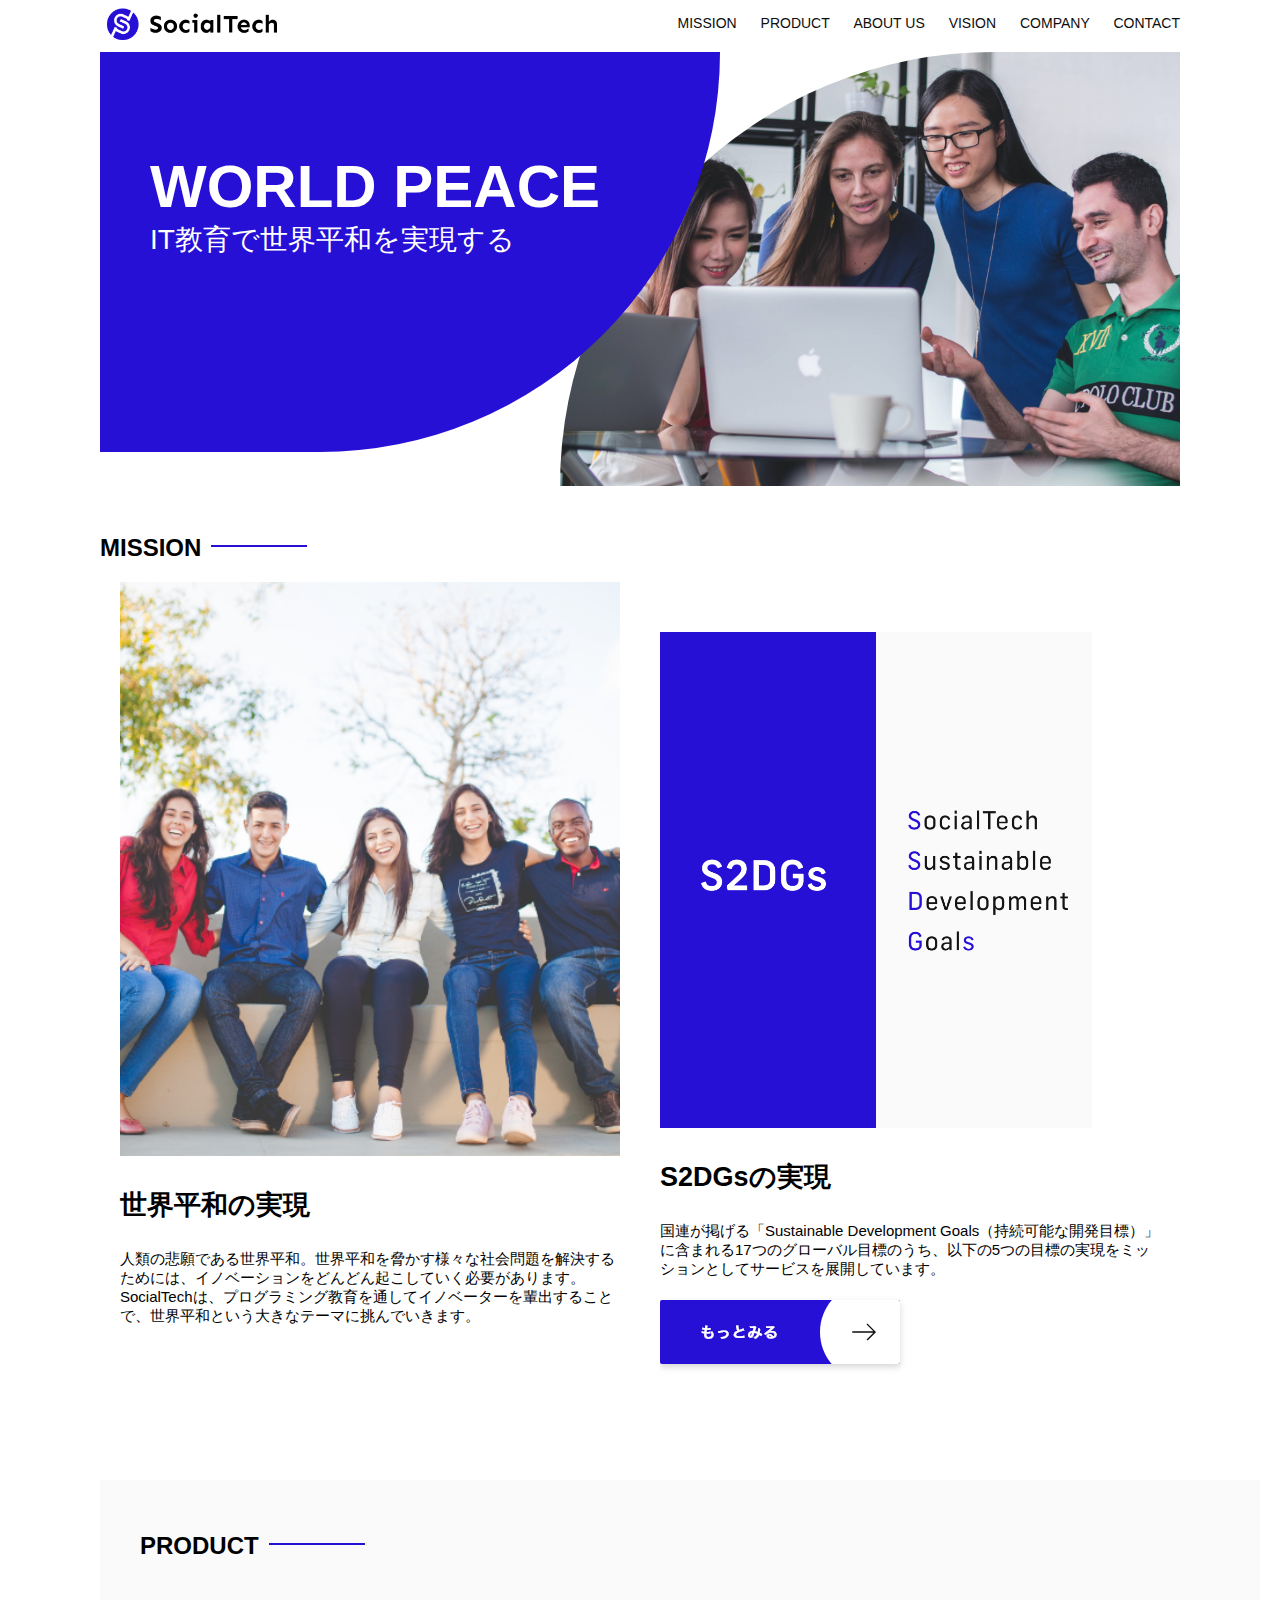
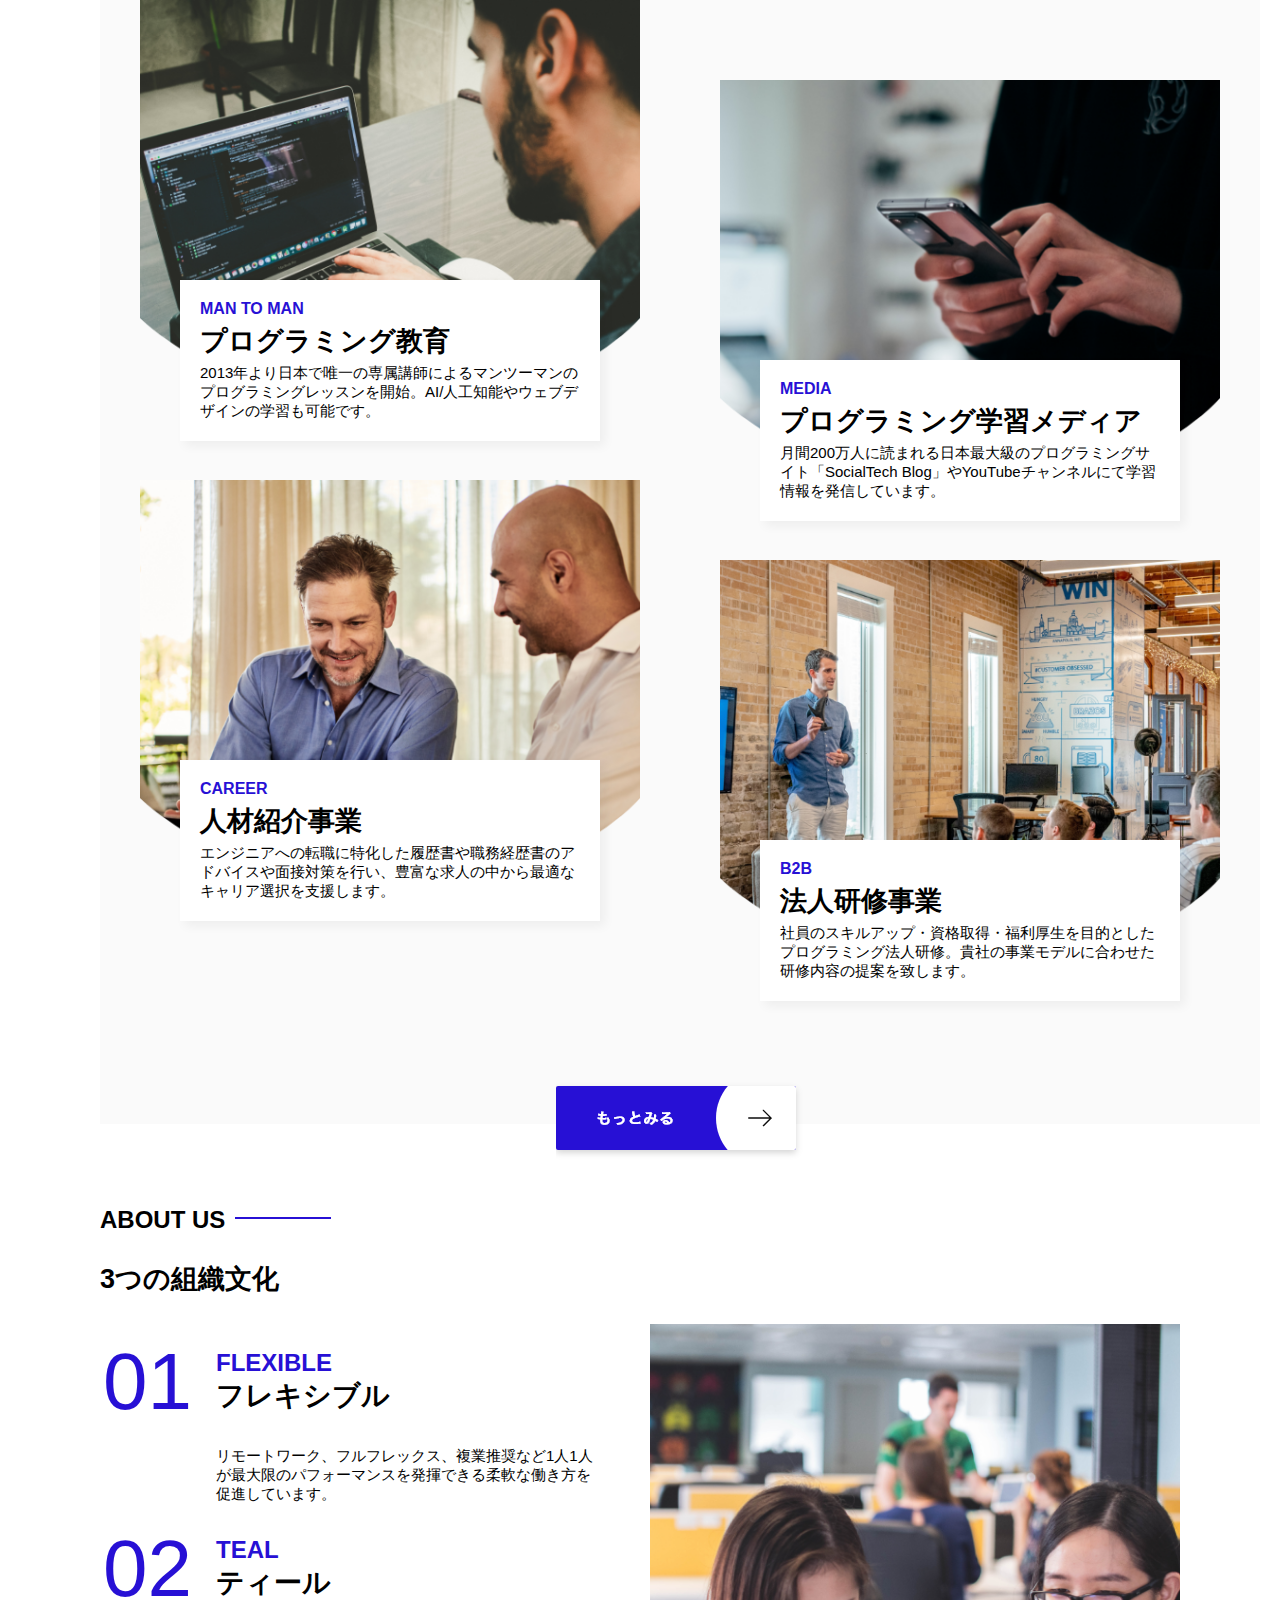
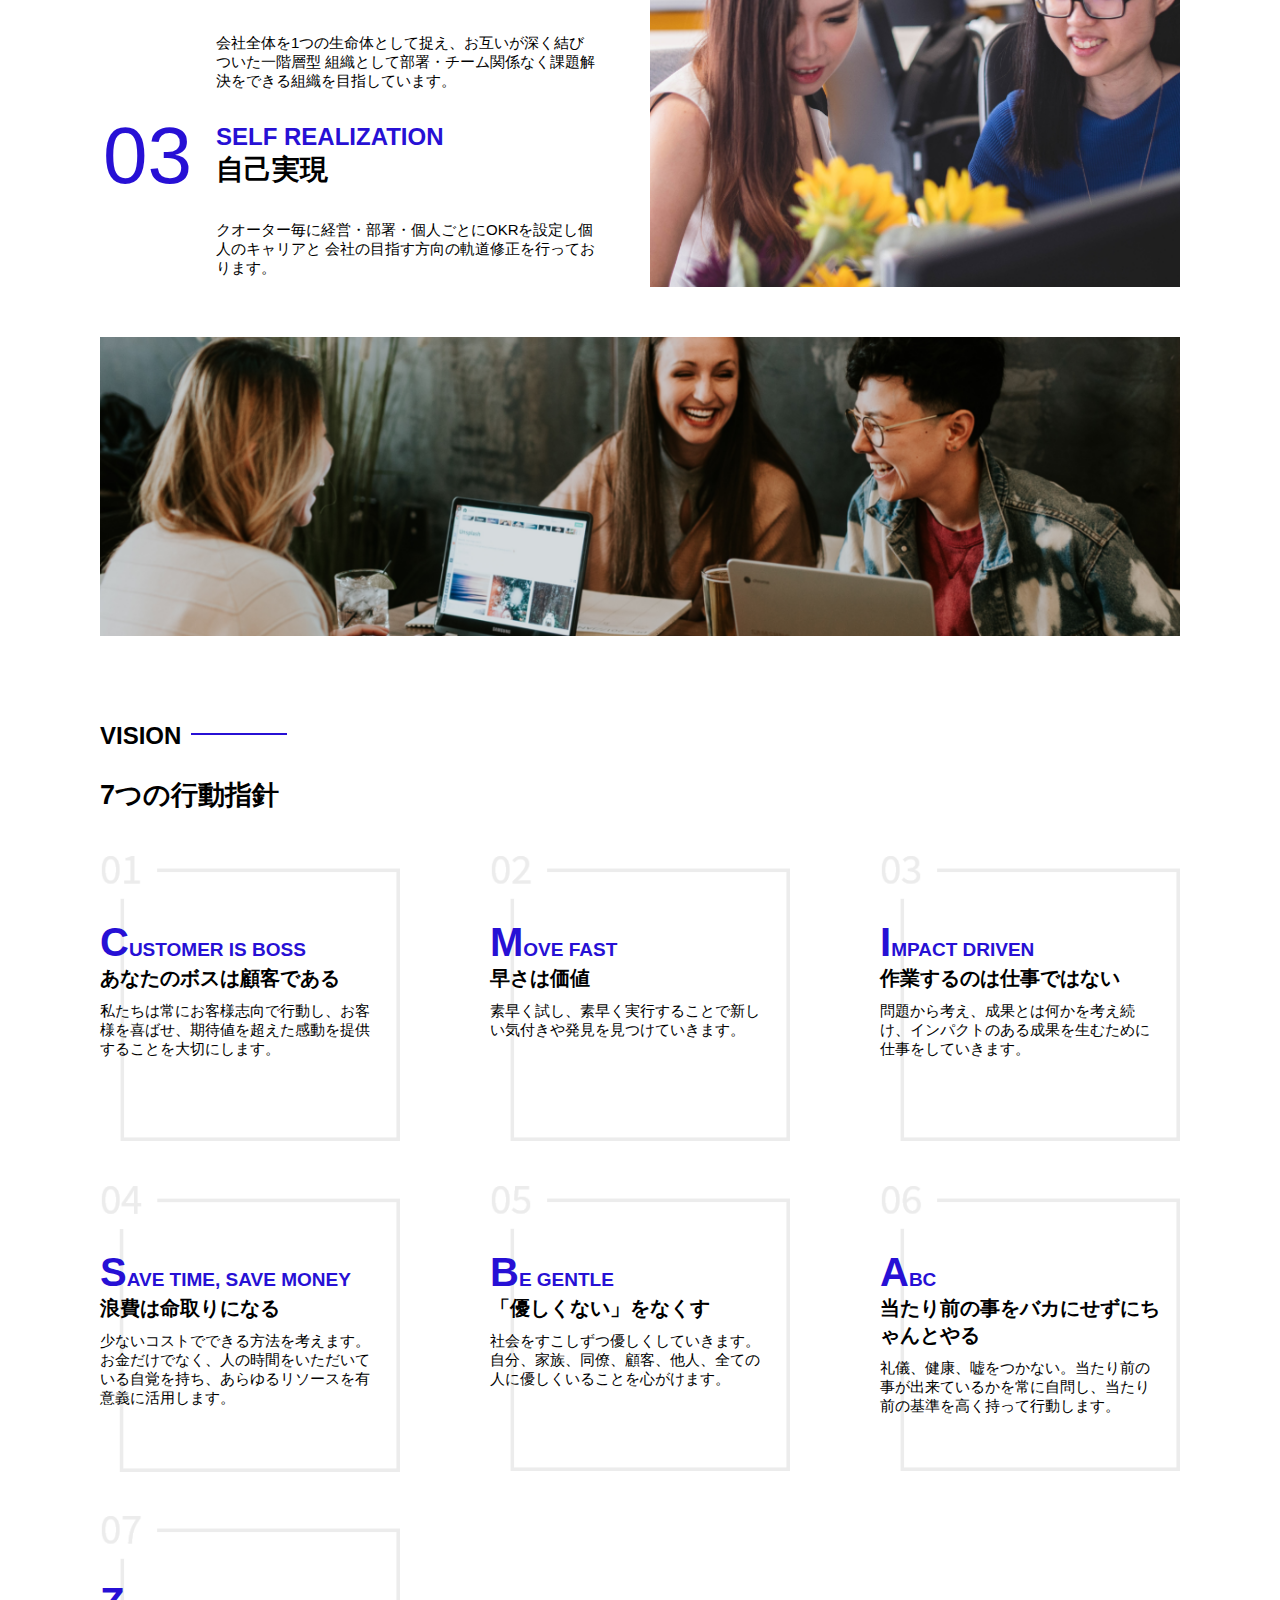
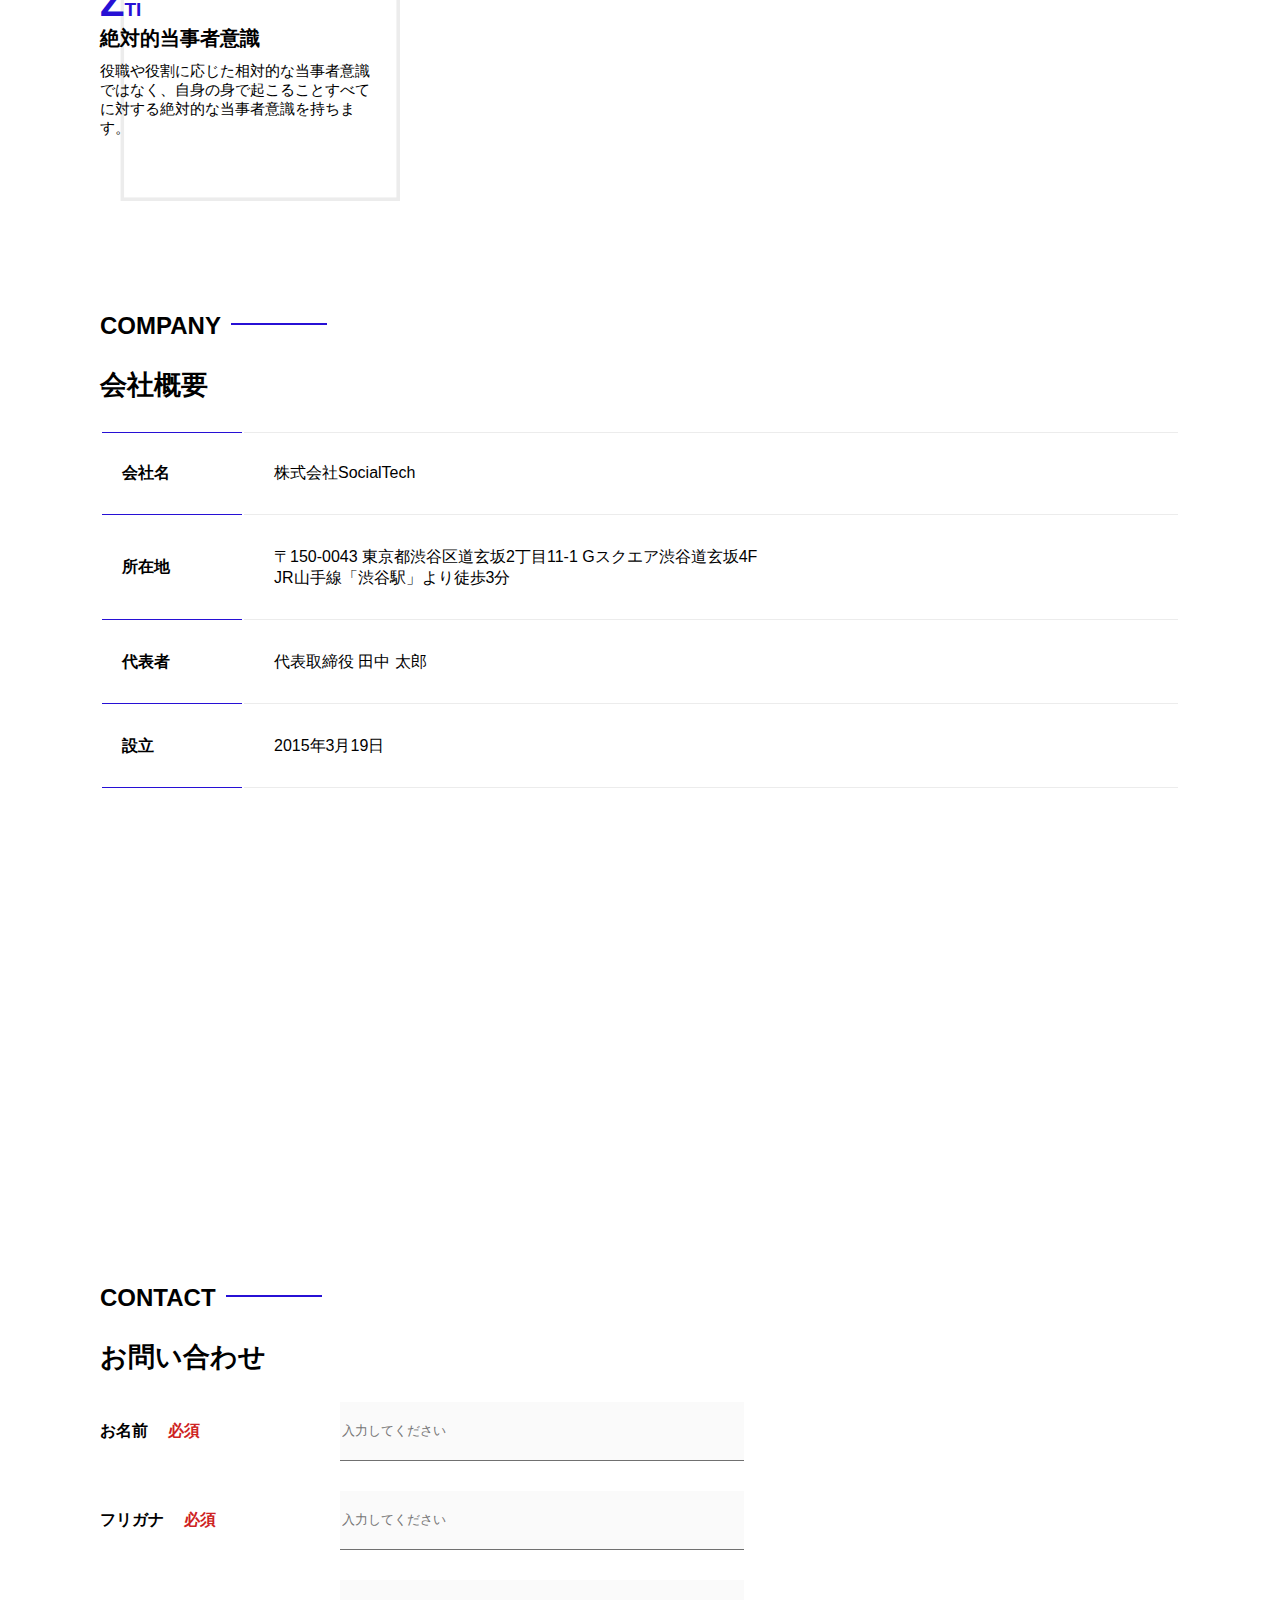
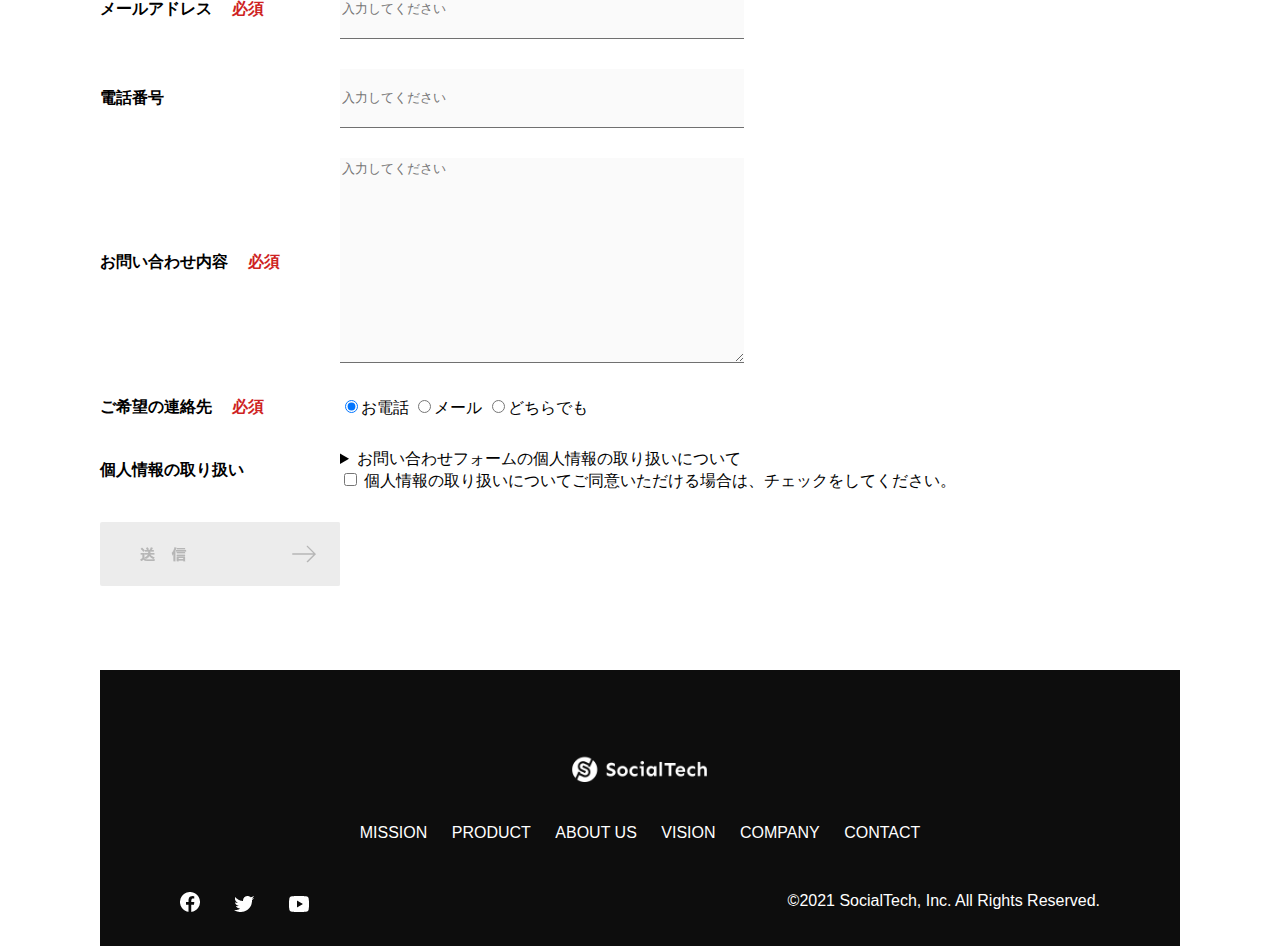
<file: index.html>
<!DOCTYPE html>
<html>
    <head>
        <title>SocialTech</title>
        <meta charset="utf-8">
        <meta name="description" content="SocialTechはEdTech業界のリーディングカンパニーを目指します。">
        <meta name="viewport" content="width=device-width, initial-scale=1.0">
        <link rel="stylesheet" href="style.css">
    </head>
    <body>
        <!-- ヘッダー -->
        <header>
            <!-- ロゴ -->
            <a href="index.html" id="logo"><img src="images/logo.png" alt="トップページに戻る"></a>

            <!-- PC用ナビゲーション -->
            <nav id="nav-pc">
                <a href="mission.html">MISSION</a>
                <a href="product.html">PRODUCT</a>
                <a href="index.html#aboutus">ABOUT US</a>
                <a href="index.html#vision">VISION</a>
                <a href="index.html#company">COMPANY</a>
                <a href="index.html#contact">CONTACT</a>
            </nav>
            <!-- スマホ用メニューボタン -->
            <img id="menu-sp" src="images/button-menu.png" alt="ナビゲーションを開く" onclick="document.getElementById('nav-sp').style.display = 'block'">
               
            <!-- スマホ用ナビゲーション -->
            <nav id="nav-sp">
                <img id="close" src="images/button-close.png" alt="ナビゲーションを閉じる" onclick="document.getElementById('nav-sp').style.display = 'none'">
                <a id="logo-sp" href="index.html" onclick="document.getElementById('nav-sp').style.display = 'none'"><img
                    src="images/logo-sp.png" alt="トップページに戻る"></a>
                <a class="menu" href="mission.html" onclick="document.getElementById('nav-sp').style.display = 'none'">MISSION</a>
                <a class="menu" href="product.html" onclick="document.getElementById('nav-sp').style.display = 'none'">PRODUCT</a>
                <a class="menu" href="index.html#aboutus" onclick="document.getElementById('nav-sp').style.display = 'none'">ABOUT
                    US</a>
                <a class="menu" href="index.html#vision"
                    onclick="document.getElementById('nav-sp').style.display = 'none'">VISION</a>
                <a class="menu" href="index.html#company"
                    onclick="document.getElementById('nav-sp').style.display = 'none'">COMPANY</a>
                <a class="menu" href="index.html#contact"
                    onclick="document.getElementById('nav-sp').style.display = 'none'">CONTACT</a>
                <div id="sns">
                    <a href="https://www.facebook.com/sejuku2013"><img src="images/button-facebook.png" alt="Facebookのリンク"></a>
                    <a href="https://twitter.com/samuraijuku"><img src="images/button-twitter.png" alt="Twitterのリンク"></a>
                    <a href="https://www.youtube.com/channel/UCCFOQO5aDK0xXam4cUQXT8g"><img src="images/button-youtube.png" alt="YouTubeのリンク"></a>
                </div>
            </nav>
        </header>
        <main>
            <article>
                <!-- メインビジュアル -->
                <section id="main-visual">
                    <div id="main-message">
                        <h1>WORLD PEACE</h1>
                        <p>IT教育で世界平和を実現する</p>
                    </div>
                    <img src="images/index/index-main.png" alt="PCの周りに集まる多国籍の仲間たち">
                </section>
                <!-- ミッション -->
                <section id="mission">
                    <h2 class="index-h2">MISSION</h2>
                    <div id="mission-flex">
                        <div>
                            <img id="mission-photo" src="images/index/index-mission.png" alt="屋外のベンチで写真を撮影する多国籍の仲間たち">
                            <h3>世界平和の実現</h3>
                            <p>人類の悲願である世界平和。世界平和を脅かす様々な社会問題を解決するためには、イノベーションをどんどん起こしていく必要があります。SocialTechは、プログラミング教育を通してイノベーターを輩出することで、世界平和という大きなテーマに挑んでいきます。</p>
                        </div>
                        <div>
                            <img id="s2dgs" src="images/index/s2dgs.png" alt="S2DGs">
                            <h3>S2DGsの実現</h3>
                            <p>国連が掲げる「Sustainable Development Goals（持続可能な開発目標）」に含まれる17つのグローバル目標のうち、以下の5つの目標の実現をミッションとしてサービスを展開しています。</p>
                            <a href="mission.html">
                                <img src="images/button-more.png" alt="もっとみる">
                            </a>
                        </div>
                    </div>
                </section>
                <!-- プロダクト -->
                <section id="product">
                    <h2 class="index-h2">PRODUCT</h2>
                    <div>
                        <div id="product-left">
                            <div>
                                <img class="product-photo" src="images/index/index-mantoman.png" alt="PCでコードを書く男性">
                                <div class="product-explain">
                                    <span>MAN TO MAN</span>
                                    <h3>プログラミング教育</h3>
                                    <p>2013年より日本で唯一の専属講師によるマンツーマンのプログラミングレッスンを開始。AI/人工知能やウェブデザインの学習も可能です。</p>
                                </div>
                            </div>
                            <div>
                                <img class="product-photo" src="images/index/index-career.png" alt="笑顔で話し合う2人の男性">
                                <div class="product-explain">
                                    <span>CAREER</span>
                                    <h3>人材紹介事業</h3>
                                    <p>エンジニアへの転職に特化した履歴書や職務経歴書のアドバイスや面接対策を行い、豊富な求人の中から最適なキャリア選択を支援します。</p>
                                </div>
                            </div>
                        </div>
                        <div id="product-right">
                            <div>
                                <img class="product-photo" src="images/index/index-media.png" alt="スマートフォンを操作する人">
                                <div class="product-explain">
                                    <span>MEDIA</span>
                                    <h3>プログラミング学習メディア</h3>
                                    <p>月間200万人に読まれる日本最大級のプログラミングサイト「SocialTech Blog」やYouTubeチャンネルにて学習情報を発信しています。</p>
                                </div>
                            </div>
                            <div>
                                <img class="product-photo" src="images/index/index-b2b.png" alt="講演中の男性とそれを聴く人々">
                                <div class="product-explain">
                                    <span>B2B</span>
                                    <h3>法人研修事業</h3>
                                    <p>社員のスキルアップ・資格取得・福利厚生を目的としたプログラミング法人研修。貴社の事業モデルに合わせた研修内容の提案を致します。</p>
                                </div>
                            </div>
                        </div>
                    </div>
                    <div>
                        <a id="product-more" href="product.html">
                            <img src="images/button-more.png" alt="もっとみる">
                        </a>
                    </div>
                </section>
                <!---ABOUT US-->
                <section id="aboutus">
                    <h2 class="index-h2">ABOUT US</h2>
                    <h3>3つの組織文化</h3>
                    <div>
                        <table class="culture-table">
                            <tr>
                                <td>
                                    <span class="culture-num">01</span>
                                </td>
                                <td>
                                    <span class="culture-en">FLEXIBLE</span>
                                    <span class="culture-jp">フレキシブル</span>
                                </td>
                            </tr>
                            <tr>
                                <td>
                                    <!--空のセル-->
                                </td>
                                <td>
                                    <p class="culture-description">
                                    リモートワーク、フルフレックス、複業推奨など1人1人が最大限のパフォーマンスを発揮できる柔軟な働き方を促進しています。
                                    </p>
                                </td>
                            </tr>
                            <tr>
                                <td>
                                    <span class="culture-num">02</span>
                                </td>
                                <td>
                                    <span class="culture-en">TEAL</span>
                                    <span class="culture-jp">ティール</span>
                                </td>
                            </tr>
                            <tr>
                                <td>
                                    <!--空のセル-->
                                 </td>
                                <td>
                                    <p class="culture-description">
                                     会社全体を1つの生命体として捉え、お互いが深く結びついた一階層型
                                    組織として部署・チーム関係なく課題解決をできる組織を目指しています。
                                    </p>
                                </td>
                            </tr>
                            <tr>
                                <td>
                                    <span class="culture-num">03</span>
                                </td>
                                <td>
                                    <span class="culture-en">SELF REALIZATION</span>
                                    <span class="culture-jp">自己実現</span>
                                </td>
                            </tr>
                            <tr>
                                 <td>
                                    <!--空のセル-->
                                </td>
                                <td>
                                    <p class="culture-description">
                                     クオーター毎に経営・部署・個人ごとにOKRを設定し個人のキャリアと
                                    会社の目指す方向の軌道修正を行っております。
                                    </p>
                                </td>
                            </tr>
                        </table>
                        <img class="culture-img" src="images/index/index-aboutus1.png" alt="笑顔で話し合う2人の女性">
                    </div>
                    <img class="culture-img2" src="images/index/index-aboutus2.png" alt="笑顔で話し合う3人の男女">
                </section>
                <!-- VISION -->
                <section id="vision">
                    <h2 class="index-h2">VISION</h2>
                    <h3>7つの行動指針</h3>
                    <div>
                        <div class="vision-box">
                            <img src="images/index/vision-01.png" alt="01">
                            <span>
                              <h4>CUSTOMER IS BOSS</h4>
                              <h5>あなたのボスは顧客である</h5>
                              <p>私たちは常にお客様志向で行動し、お客様を喜ばせ、期待値を超えた感動を提供することを大切にします。</p>
                            </span>
                        </div>
                        <div class="vision-box">
                            <img src="images/index/vision-02.png" alt="02">
                            <span>
                                <h4>MOVE FAST</h4>
                                <h5>早さは価値</h5>
                                <p>素早く試し、素早く実行することで新しい気付きや発見を見つけていきます。</p>
                            </span>
                        </div>
                        <div class="vision-box">
                            <img src="images/index/vision-03.png" alt="03">
                            <span>
                                <h4>IMPACT DRIVEN</h4>
                                <h5>作業するのは仕事ではない</h5>
                                <p>問題から考え、成果とは何かを考え続け、インパクトのある成果を生むために仕事をしていきます。</p>
                            </span>
                        </div>
                        <div class="vision-box">
                            <img src="images/index//vision-04.png" alt="04">
                            <span>
                                <h4>SAVE TIME, SAVE MONEY</h4>
                                <h5>浪費は命取りになる</h5>
                                <p>少ないコストでできる方法を考えます。お金だけでなく、人の時間をいただいている自覚を持ち、あらゆるリソースを有意義に活用します。</p>
                            </span>
                        </div>
                        <div class="vision-box">
                            <img src="images/index/vision-05.png" alt="05">
                            <span>
                                <h4>BE GENTLE</h4>
                                <h5>「優しくない」をなくす</h5>
                                <p>社会をすこしずつ優しくしていきます。自分、家族、同僚、顧客、他人、全ての人に優しくいることを心がけます。</p>
                            </span>
                        </div>
                        <div class="vision-box">
                            <img src="images/index/vision-06.png" alt="06">
                            <span>
                                <h4>ABC</h4>
                                <h5>当たり前の事をバカにせずにちゃんとやる</h5>
                                <p>礼儀、健康、嘘をつかない。当たり前の事が出来ているかを常に自問し、当たり前の基準を高く持って行動します。</p>
                            </span>
                        </div>
                        <div class="vision-box">
                            <img src="images/index/vision-07.png" alt="07">
                            <span>
                                <h4>ZTI</h4>
                                <h5>絶対的当事者意識</h5>
                                <p>役職や役割に応じた相対的な当事者意識ではなく、自身の身で起こることすべてに対する絶対的な当事者意識を持ちます。</p>
                            </span>
                        </div>
                    </div>
                </section>
                <!-- COMPANY -->
                <section id="company">
                    <h2 class="index-h2">COMPANY</h2>
                    <h3>会社概要</h3>
                    <table id="company-table">
                        <tr>
                            <th class="tableheader-first">会社名</th>
                            <td class="cell-first">株式会社SocialTech</td>
                        </tr>
                        <tr>
                            <th class="tableheader">所在地</th>
                            <td class="cell">〒150-0043 東京都渋谷区道玄坂2丁目11-1 Gスクエア渋谷道玄坂4F<br>JR山手線「渋谷駅」より徒歩3分</td>
                        </tr>
                        <tr>
                            <th class="tableheader">代表者</th>
                            <td class="cell">代表取締役 田中 太郎</td>
                        </tr>
                        <tr>
                            <th class="tableheader">設立</th>
                            <td class="cell">2015年3月19日</td>
                        </tr>
                    </table>
                    <iframe src="https://www.google.com/maps/embed?pb=!1m18!1m12!1m3!1d3241.7761314188997!2d139.69400201508307!3d35.65788688019974!2m3!1f0!2f0!3f0!3m2!1i1024!2i768!4f13.1!3m3!1m2!1s0x60188caa0042e8d1%3A0xba130bea826a7aa2!2z44CSMTUwLTAwNDMg5p2x5Lqs6YO95riL6LC35Yy66YGT546E5Z2C77yS5LiB55uu77yR77yR4oiS77yR!5e0!3m2!1sja!2sjp!4v1669369947869!5m2!1sja!2sjp" width="600" height="450" style="border:0;" allowfullscreen="" loading="lazy" referrerpolicy="no-referrer-when-downgrade"></iframe>
                </section>
                <!-- お問い合わせフォーム -->
                <section id="contact">
                    <h2 class="index-h2">CONTACT</h2>
                    <h3>お問い合わせ</h3>
                    <form action="https://api.staticforms.xyz/submit" method="post">
                        <input type="text" name="honeypot" style="display:none">
                        <!-- STATIC FORMSのアクセスキー -->
                        <input type="hidden" name="accessKey" value="2ac35a53-d11a-4640-9294-416392264b89">
                        <!-- メールのタイトル -->
                        <input type="hidden" name="subject" value="お問い合わせフォーム" />
                        <!-- 送信先のメールアドレスをvalueに設定する -->
                        <input type="hidden" name="replyTo" value="manapak0615@gmail.com">
                        <!-- redirectToのURLは公開後のURLへリンクする -->
                        <input type="hidden" name="redirectTo" value="">
                        <div>
                            <div class="contact-heading">
                                <label class="contact-label">お名前<span class="contact-span">必須</span></label>
                            </div>
                            <div class="contact-form">
                                <input type="text" name="name" placeholder="入力してください" class="contact-textbox">
                            </div>
                        </div>
                        <div>
                            <div class="contact-heading">
                                <label class="contact-label">フリガナ<span class="contact-span">必須</span></label>
                            </div>
                            <div>
                                <input type="text" name="hurigana" placeholder="入力してください" class="contact-textbox">
                            </div>
                        </div>
                        <div>
                            <div class="contact-heading">
                                <label class="contact-label">メールアドレス<span class="contact-span">必須</span></label>
                            </div>
                            <div>
                                <input type="text" name="email" placeholder="入力してください" class="contact-textbox">
                            </div>
                        </div>
                        <div>
                            <div class="contact-heading">
                                <label class="contact-label">電話番号</label>
                            </div>
                            <div>
                                <input type="text" name="tel" placeholder="入力してください" class="contact-textbox">
                            </div>
                        </div>
                        <div>
                            <div class="contact-heading">
                                <label class="contact-label">お問い合わせ内容<span class="contact-span">必須</span></label>
                            </div>
                            <div>
                                <textarea class="contact-textarea" placeholder="入力してください" name="message"></textarea>
                            </div>
                        </div>
                        <div>
                            <div class="contact-heading">
                                <label class="contact-label">ご希望の連絡先<span class="contact-span">必須</span></label>
                            </div>
                            <div>
                                <input class="radiobutton" type="radio" value="tel" name="contact" checked><label>お電話</label>
                                <input class="radiobutton" type="radio" value="mail" name="contact"><label>メール</label>
                                <input class="radiobutton" type="radio" value="both" name="contact"><label>どちらでも</label>
                            </div>
                        </div>
                        <div>
                            <div class="contact-heading">
                                <label class="contact-label">個人情報の取り扱い</label>
                            </div>
                            <div>
                                <details>
                                    <summary>お問い合わせフォームの個人情報の取り扱いについて</summary>
                                    <div>
                                        <span>１．組織の名称又は氏名</span><br>
                                            株式会社SocialTech<br><br>
                                        <span>２．個人情報保護管理者（若しくはその代理人）の氏名又は職名、所属及び連絡先
                                            鈴木 一郎 コーポレート部</span><br>
                                            メールアドレス：support@socialtech.net<br>
                                            TEL：03-xxxx-xxxx<br>
                                        <span>３．個人情報の利用目的</span><br>
                                            ・本サービス及び本サービスに関連する情報の提供又はそれらに関する連絡のため<br>
                                            ・ユーザーの本人確認のため<br>
                                            ・当社サービスのご案内のため<br>
                                           ・当社の商品等の広告または宣伝（電子メールによるものを含むものとします。）<br><br>
                                        <span>４．個人情報の取り扱い業務の委託</span><br>
                                            個人情報の取扱業務の全部または一部を外部に業務委託する場合があります。<br>
                                           その際、弊社は、個人情報を適切に保護できる管理体制を敷き実行していることを条件として<br>
                                            委託先を厳選したうえで、機密保持契約を委託先と締結し、お客様の個人情報を厳密に管理させます。<br><br>
                                        <span>５．個人情報の開示等の請求</span><br>
                                            お客様は、弊社に対してご自身の個人情報の開示等（利用目的の通知、開示、内容の訂正・追加・削除、利用の停止または消去、第三者への提供の停止）に関して、当社問合わせ窓口に申し出ることができます。<br>
                                           その際、弊社はお客様ご本人を確認させていただいたうえで、合理的な期間内に対応いたします。<br><br>
                                            なお、個人情報に関する弊社問合わせ先は、次の通りです。<br><br>
                                           株式会社SocialTech　個人情報問合せ窓口<br>
                                            〒150-0043　東京都渋谷区道玄坂2丁目11-1 Ｇスクエア渋谷道玄坂 4F<br>
                                           メールアドレス：support@socialtech.net　TEL：03-xxxx-xxxx<br><br>
                                        <span>６．個人情報を提供されることの任意性について</span><br><br>
                                            お客様がご自身の個人情報を弊社に提供されるか否かは、お客様のご判断によりますが、もしご提供されない場合には、適切なサービスが提供できない場合がありますので予めご了承ください。
                                    </div>
                                </details>
                                <input type="checkbox" name="agree">
                                <span>個人情報の取り扱いについてご同意いただける場合は、チェックをしてください。</span>
                            </div>
                        </div>
                        <input type="image" value="Submit" src="images/button-submit.png" alt="送信する">
                    </form>
                </section>
            </article>
            <footer>
                <div id="footer-logo">
                    <img src="images/logo-sp.png" alt="SocialTech">
                </div>
                <div id="footer-link">
                    <a href="mission.html">MISSION</a>
                    <a href="product.html">PRODUCT</a>
                    <a href="index.html#aboutus">ABOUT US</a>
                    <a href="index.html#vision">VISION</a>
                    <a href="index.html#company">COMPANY</a>
                    <a href="index.html#contact">CONTACT</a>
                </div>
                <div id="sns-footer">
                    <a href="https://www.facebook.com/sejuku2013"><img src="images/button-facebook.png" alt="Facebookのリンク"></a>
                    <a href="https://twitter.com/samuraijuku"><img src="images/button-twitter.png" alt="Twitterのリンク"></a>
                    <a href="https://www.youtube.com/channel/UCCFOQO5aDK0xXam4cUQXT8g"><img src="images/button-youtube.png" alt="YouTubeのリンク"></a>
                    <span id="copyright">&copy;2021 SocialTech, Inc. All Rights Reserved. </span>
                </div>
            </footer>
        </main>
    </body>
</html>
</file>
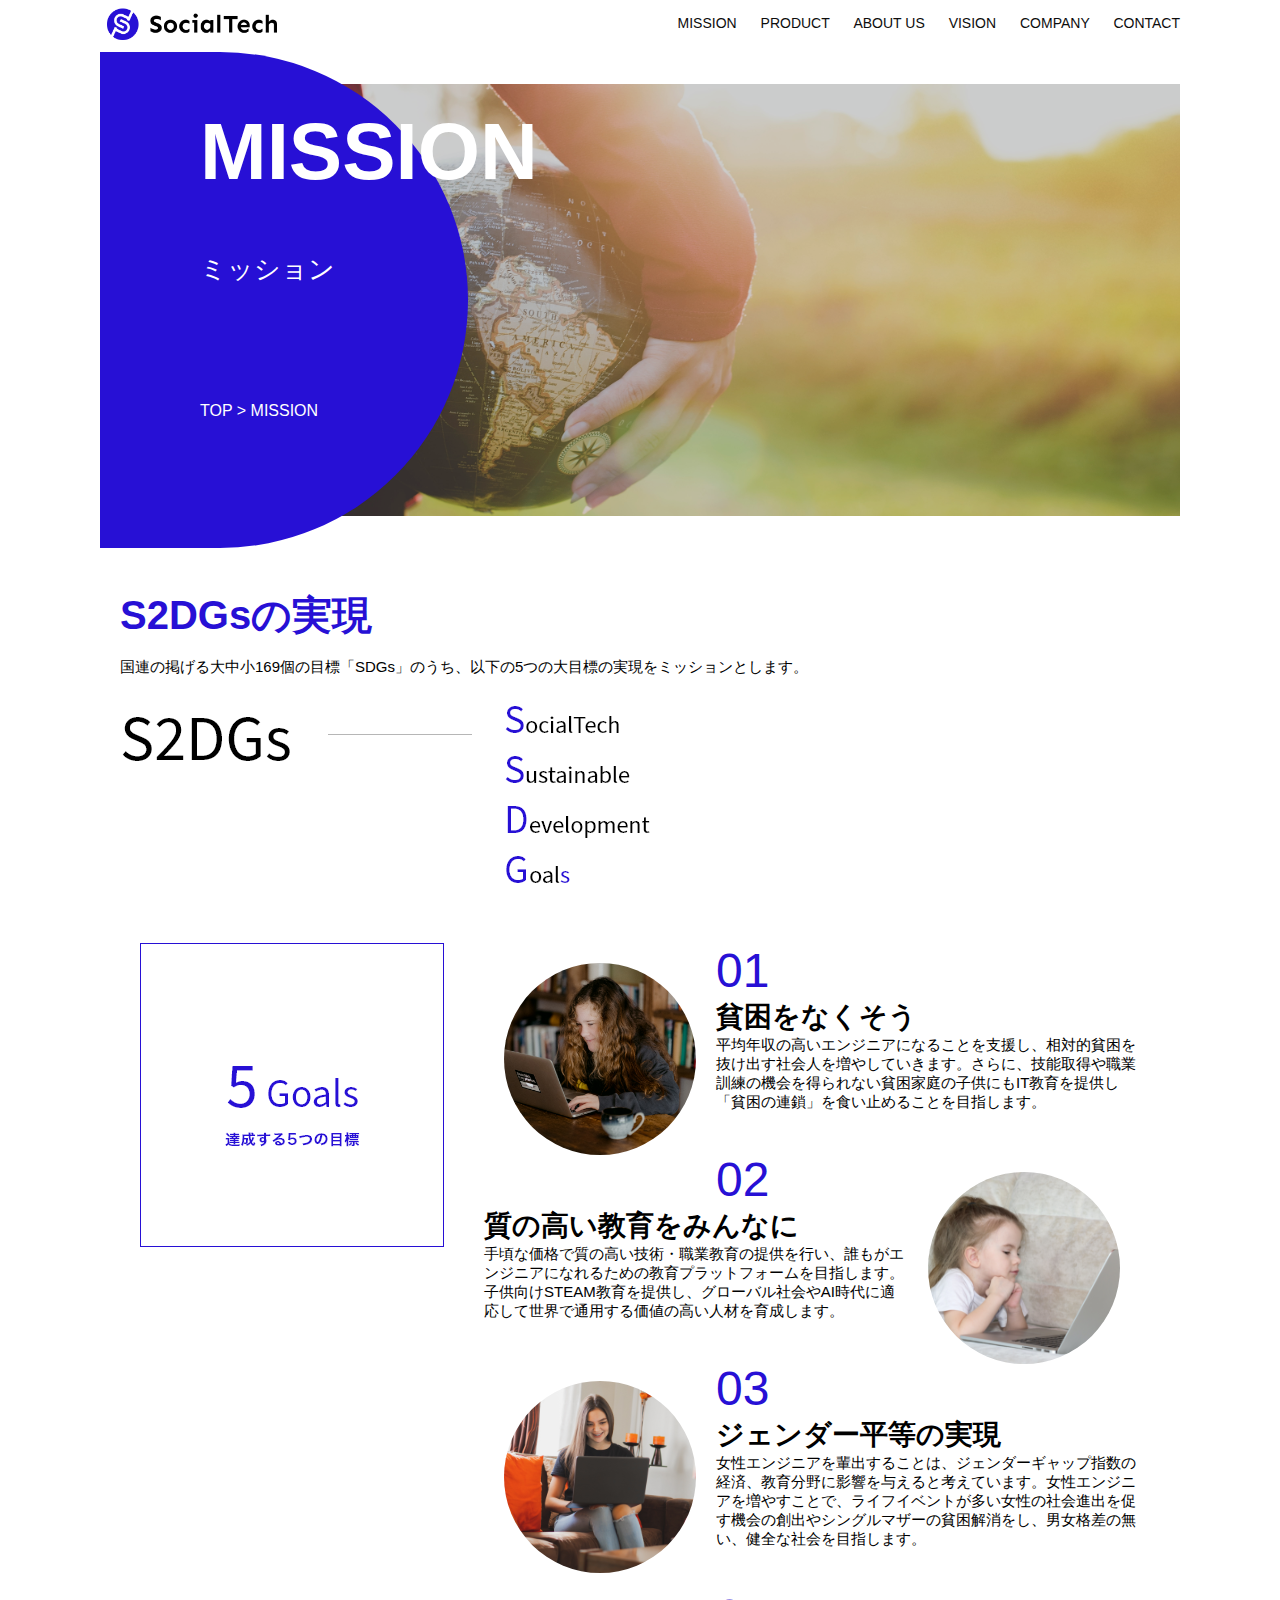
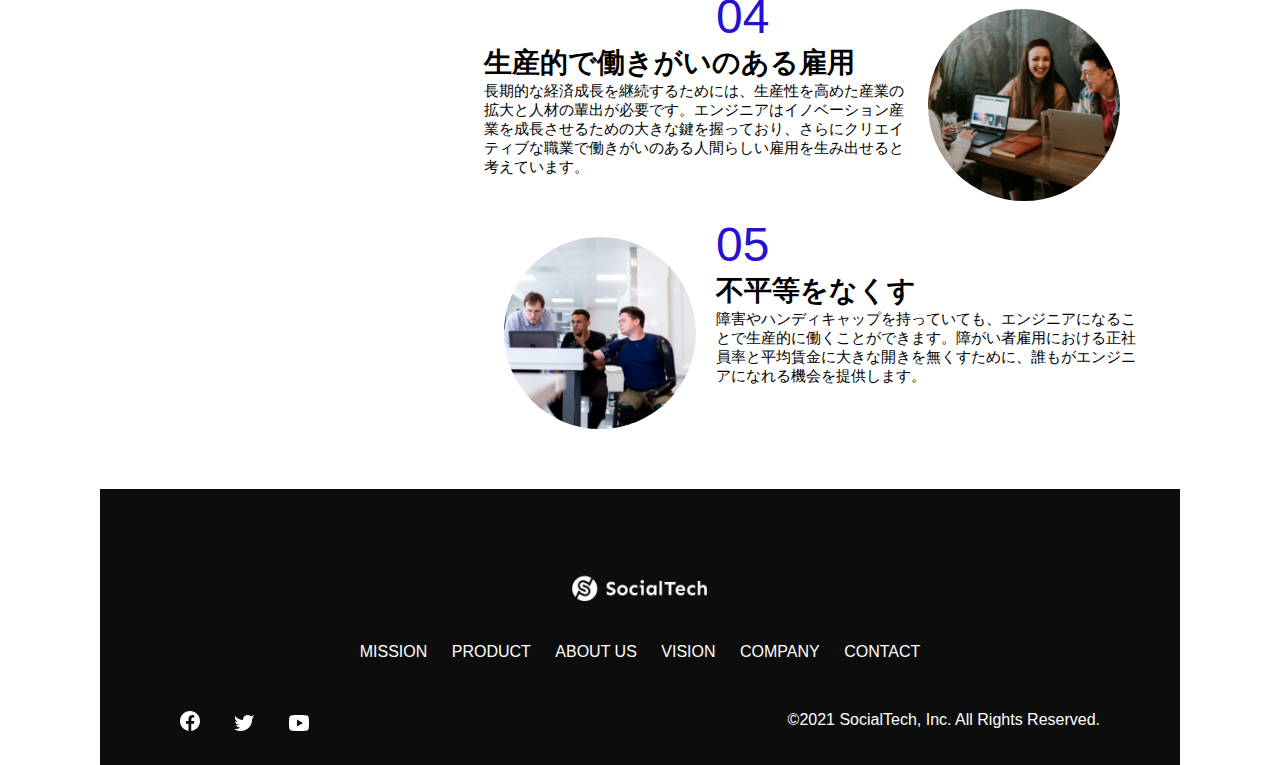
<file: mission.html>
<!DOCTYPE html>
<html>
    <head>
        <title>SocialTech-MISSION ミッション-</title>
        <meta charset="utf-8">
        <meta name="description" content="SocialTechが目指す5つの目標（S2DGs）を紹介します">
        <meta name="viewport" content="width=device-width, initial-scale=1.0">
        <link rel="stylesheet" href="style.css">
    </head>

    <body>
        <!-- ヘッダー -->
        <header>
            <!-- ロゴ -->
            <a href="index.html" id="logo"><img src="images/logo.png" alt="トップページに戻る"></a>

            <!-- PC用ナビゲーション -->
            <nav id="nav-pc">
                <a href="mission.html">MISSION</a>
                <a href="product.html">PRODUCT</a>
                <a href="index.html#aboutus">ABOUT US</a>
                <a href="index.html#vision">VISION</a>
                <a href="index.html#company">COMPANY</a>
                <a href="index.html#contact">CONTACT</a>
            </nav>

            <!-- スマホ用メニューボタン -->
            <img id="menu-sp" src="images/button-menu.png" alt="ナビゲーションを開く" onclick="document.getElementById('nav-sp').style.display = 'block'">

            <!-- スマホ用ナビゲーション -->
            <nav id="nav-sp">
                <img id="close" src="images/button-close.png" alt="ナビゲーションを閉じる" onclick="document.getElementById('nav-sp').style.display = 'none'">
                <a id="logo-sp" href="index.html" onclick="document.getElementById('nav-sp').style.display = 'none'">
                <img src="images/logo-sp.png" alt="トップページに戻る"></a>
                <a class="menu" href="mission.html" onclick="document.getElementById('nav-sp').style.display = 'none'">MISSION</a>
                <a class="menu" href="product.html" onclick="document.getElementById('nav-sp').style.display = 'none'">PRODUCT</a>
                <a class="menu" href="index.html#aboutus" onclick="document.getElementById('nav-sp').style.display = 'none'">ABOUT US</a>
                <a class="menu" href="index.html#vision" onclick="document.getElementById('nav-sp').style.display = 'none'">VISION</a>
                <a class="menu" href="index.html#company" onclick="document.getElementById('nav-sp').style.display = 'none'">COMPANY</a>
                <a class="menu" href="index.html#contact" onclick="document.getElementById('nav-sp').style.display = 'none'">CONTACT</a>
                <div id="sns">
                    <a href="https://www.facebook.com/sejuku2013"><img src="images/button-facebook.png" alt="Facebookのリンク"></a>
                    <a href="https://twitter.com/samuraijuku"><img src="images/button-twitter.png" alt="Twitterのリンク"></a>
                    <a href="https://www.youtube.com/channel/UCCFOQO5aDK0xXam4cUQXT8g"><img src="images/button-youtube.png" alt="YouTubeのリンク"></a>
                </div>
            </nav>
        </header>
        <main>
            <article>
                <section id="mission-main">
                    <div id="mission-title">
                        <h1>MISSION</h1>
                        <span>ミッション</span>
                        <div>TOP > MISSION</div>
                    </div>
                </section>
                <section id="mission-s2dgs">
                    <h2 class="mission-h2">S2DGsの実現</h2>
                    <p>国連の掲げる大中小169個の目標「SDGs」のうち、以下の5つの大目標の実現をミッションとします。</p>
                    <img src="images/mission/mission-s2dgs.png" alt="S2DGs">
                </section>
                <section id="mission-5goals">
                    <div>
                        <img id="s2dgs-image" src="images/mission/mission-5goals.png" alt="5Goals">
                    </div>
                    <div>
                    <div>
                        <img class="fivegoals-image-left" src="images/mission/mission-5goals01.png" alt="PCを操作する女の子">
                        <span class="fivegoals-number">01</span>
                        <h3 class="fivegoals-h3">貧困をなくそう</h3>
                        <p class="fivegoals-p">
                            平均年収の高いエンジニアになることを支援し、相対的貧困を抜け出す社会人を増やしていきます。さらに、技能取得や職業訓練の機会を得られない貧困家庭の子供にもIT教育を提供し「貧困の連鎖」を食い止めることを目指します。
                        </p>
                    </div>
            
                    <div>
                        <img class="fivegoals-image-right" src="images/mission/mission-5goals02.png" alt="PCを見つめる小さい女の子">
                        <span class="fivegoals-number">02</span>
                        <h3 class="fivegoals-h3">質の高い教育をみんなに</h3>
                        <p class="fivegoals-p">
                            手頃な価格で質の高い技術・職業教育の提供を行い、誰もがエンジニアになれるための教育プラットフォームを目指します。子供向けSTEAM教育を提供し、グローバル社会やAI時代に適応して世界で通用する価値の高い人材を育成します。
                        </p>
                    </div>
                    <div>
                        <img class="fivegoals-image-left" src="images/mission/mission-5goals03.png" alt="PCを操作する女性">
                        <span class="fivegoals-number">03</span>
                        <h3 class="fivegoals-h3">ジェンダー平等の実現</h3>
                        <p class="fivegoals-p">
                            女性エンジニアを輩出することは、ジェンダーギャップ指数の経済、教育分野に影響を与えると考えています。女性エンジニアを増やすことで、ライフイベントが多い女性の社会進出を促す機会の創出やシングルマザーの貧困解消をし、男女格差の無い、健全な社会を目指します。
                        </p>
                    </div>
            
                    <div>
                        <img class="fivegoals-image-right" src="images/mission/mission-5goals04.png" alt="笑顔で話し合う3人の男女">
                        <span class="fivegoals-number">04</span>
                        <h3 class="fivegoals-h3">生産的で働きがいのある雇用</h3>
                        <p class="fivegoals-p">
                            長期的な経済成長を継続するためには、生産性を高めた産業の拡大と人材の輩出が必要です。エンジニアはイノベーション産業を成長させるための大きな鍵を握っており、さらにクリエイティブな職業で働きがいのある人間らしい雇用を生み出せると考えています。
                        </p>
                    </div>
            
                    <div>
                        <img class="fivegoals-image-left" src="images/mission/mission-5goals05.png" alt="障害を持つ男性が生き生きと働く様子">
                        <span class="fivegoals-number">05</span>
                        <h3 class="fivegoals-h3">不平等をなくす</h3>
                        <p class="fivegoals-p">
                            障害やハンディキャップを持っていても、エンジニアになることで生産的に働くことができます。障がい者雇用における正社員率と平均賃金に大きな開きを無くすために、誰もがエンジニアになれる機会を提供します。
                        </p>
                    </div>
                  </div>
                </section>
            </article>
            <footer>
                <div id="footer-logo">
                    <img src="images/logo-sp.png" alt="SocialTech">
                </div>
                <div id="footer-link">
                    <a href="mission.html">MISSION</a>
                    <a href="product.html">PRODUCT</a>
                    <a href="index.html#aboutus">ABOUT US</a>
                    <a href="index.html#vision">VISION</a>
                    <a href="index.html#company">COMPANY</a>
                    <a href="index.html#contact">CONTACT</a>
                </div>
                <div id="sns-footer">
                    <a href="https://www.facebook.com/sejuku2013"><img src="images/button-facebook.png" alt="Facebookのリンク"></a>
                    <a href="https://twitter.com/samuraijuku"><img src="images/button-twitter.png" alt="Twitterのリンク"></a>
                    <a href="https://www.youtube.com/channel/UCCFOQO5aDK0xXam4cUQXT8g"><img src="images/button-youtube.png" alt="YouTubeのリンク"></a>
                    <span id="copyright">&copy;2021 SocialTech, Inc. All Rights Reserved. </span>
                </div>
            </footer>
        </main>
    </body>
</html>
</file>
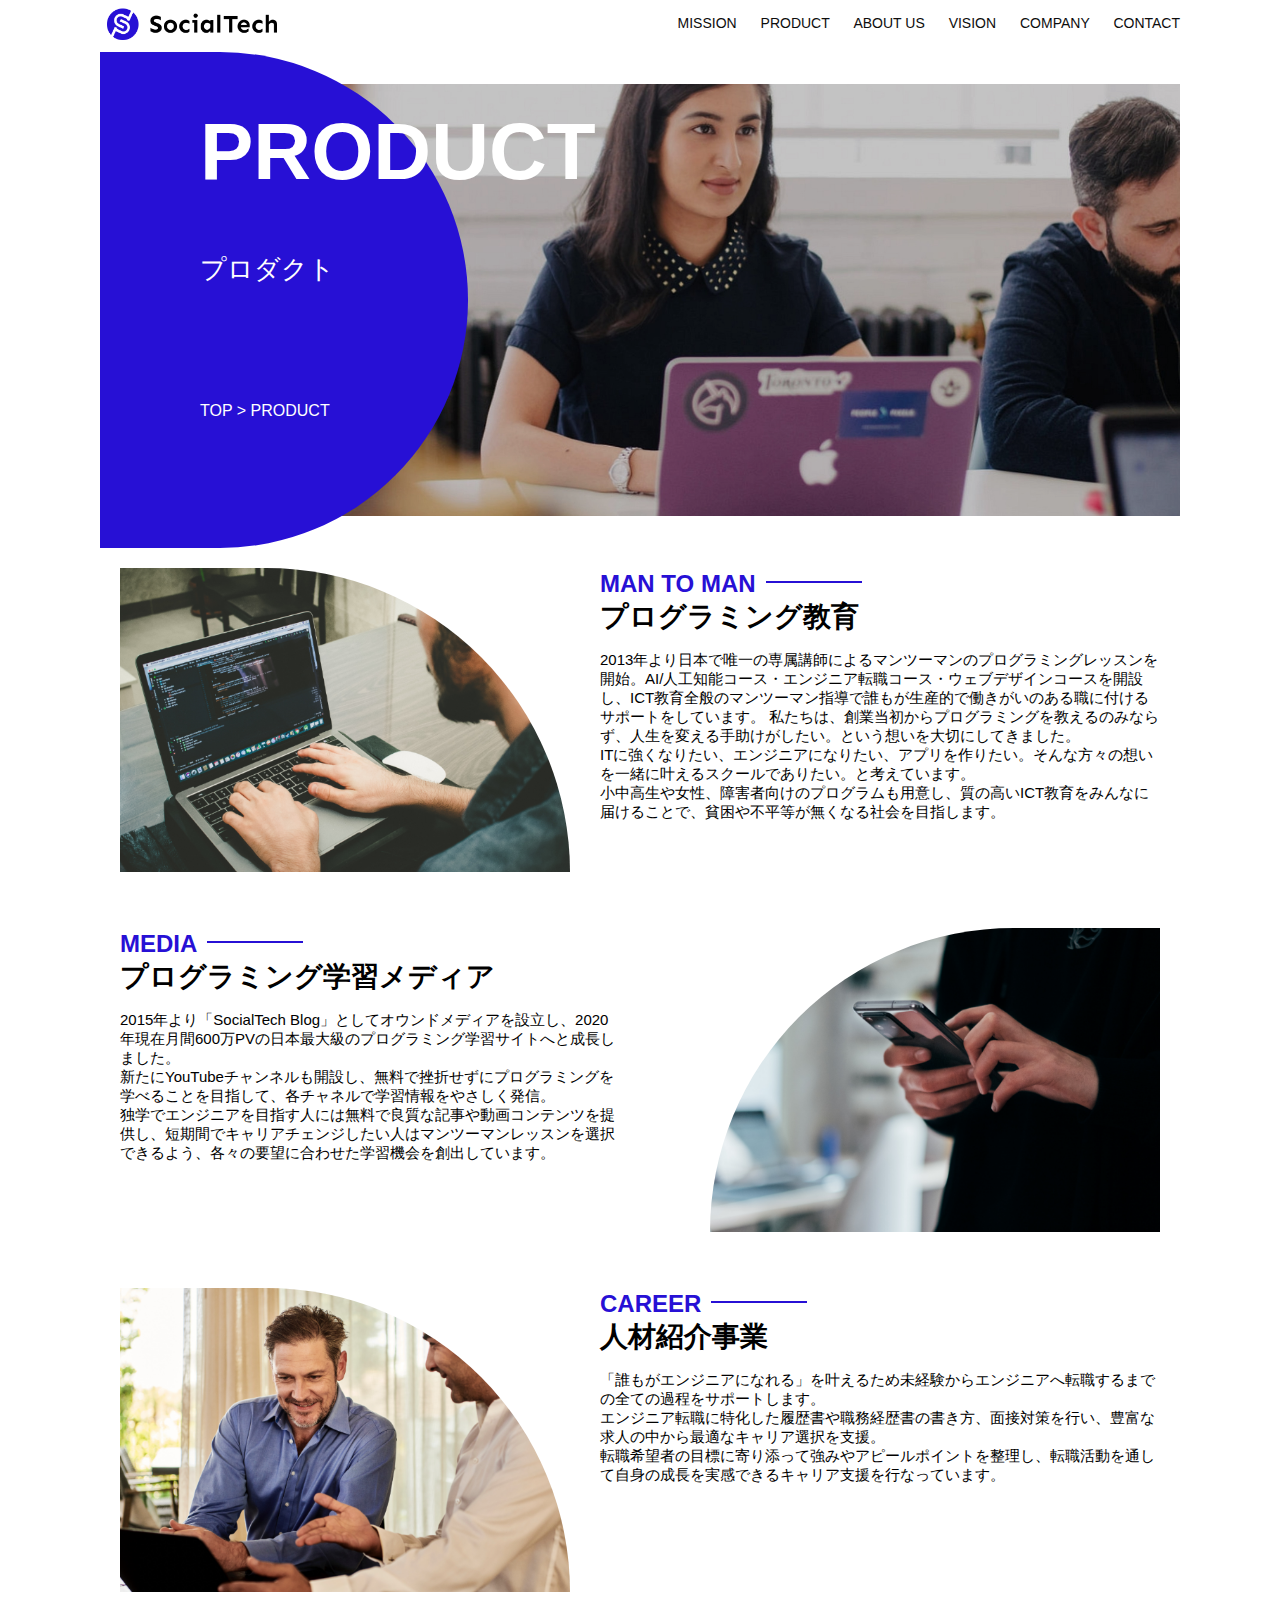
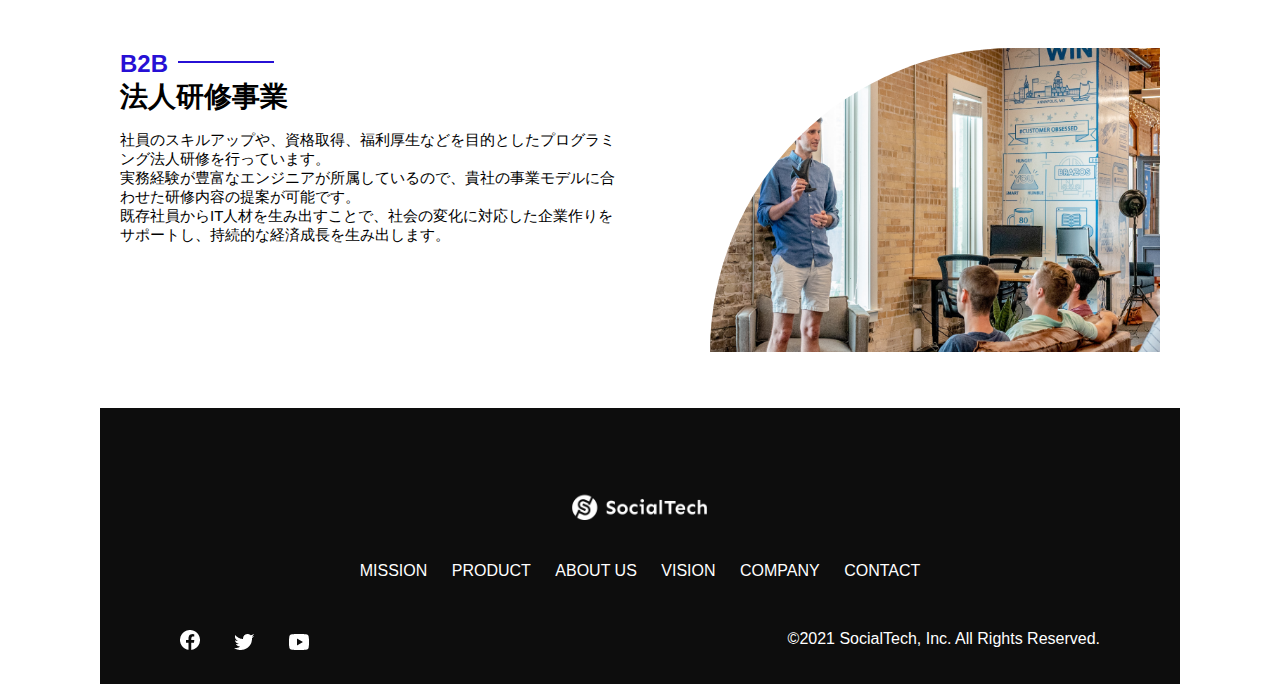
<file: product.html>
<!DOCTYPE html>
<html>
    <head>
        <title>SocialTech -PRODUCT プロダクト-</title>
        <meta charset="utf-8">
        <meta name="description" content="SocialTechの4つのプロダクトを紹介します">
        <meta name="viewport" content="width=device-width, initial-scale=1.0">
        <link rel="stylesheet" href="style.css">
    </head>

    <body>
        <!-- ヘッダー -->
        <header>
            <!-- ロゴ -->
            <a href="index.html" id="logo"><img src="images/logo.png" alt="トップページに戻る"></a>

            <!-- PC用ナビゲーション -->
            <nav id="nav-pc">
                <a href="mission.html">MISSION</a>
                <a href="product.html">PRODUCT</a>
                <a href="index.html#aboutus">ABOUT US</a>
                <a href="index.html#vision">VISION</a>
                <a href="index.html#company">COMPANY</a>
                <a href="index.html#contact">CONTACT</a>
            </nav>

           <!-- スマホ用メニューボタン -->
           <img id="menu-sp" src="images/button-menu.png" alt="ナビゲーションを開く" onclick="document.getElementById('nav-sp').style.display = 'block'">
               
           <!-- スマホ用ナビゲーション -->
           <nav id="nav-sp">
               <img id="close" src="images/button-close.png" alt="ナビゲーションを閉じる" onclick="document.getElementById('nav-sp').style.display = 'none'">
               <a id="logo-sp" href="index.html" onclick="document.getElementById('nav-sp').style.display = 'none'"><img
                   src="images/logo-sp.png" alt="トップページに戻る"></a>
               <a class="menu" href="mission.html" onclick="document.getElementById('nav-sp').style.display = 'none'">MISSION</a>
               <a class="menu" href="product.html" onclick="document.getElementById('nav-sp').style.display = 'none'">PRODUCT</a>
               <a class="menu" href="index.html#aboutus" onclick="document.getElementById('nav-sp').style.display = 'none'">ABOUT
                   US</a>
               <a class="menu" href="index.html#vision"
                   onclick="document.getElementById('nav-sp').style.display = 'none'">VISION</a>
               <a class="menu" href="index.html#company"
                   onclick="document.getElementById('nav-sp').style.display = 'none'">COMPANY</a>
               <a class="menu" href="index.html#contact"
                   onclick="document.getElementById('nav-sp').style.display = 'none'">CONTACT</a>
               <div id="sns">
                   <a href="https://www.facebook.com/sejuku2013"><img src="images/button-facebook.png" alt="Facebookのリンク"></a>
                   <a href="https://twitter.com/samuraijuku"><img src="images/button-twitter.png" alt="Twitterのリンク"></a>
                   <a href="https://www.youtube.com/channel/UCCFOQO5aDK0xXam4cUQXT8g"><img src="images/button-youtube.png" alt="YouTubeのリンク"></a>
               </div>
           </nav>
       </header>
       <main>
            <article>
                <section id="product-main">
                    <div id="product-title">
                        <h1>PRODUCT</h1>
                        <span>プロダクト</span>
                        <div>TOP > PRODUCT</div>
                    </div>
                </section>
                <section class="product-section1">
                    <img src="images/product/product-mantoman.png" alt="PCでコードを書く男性">
                    <div>
                        <h2 class="product-h2">MAN TO MAN</h2>
                        <h3 class="product-h3">プログラミング教育</h3>
                        <p>
                            2013年より日本で唯一の専属講師によるマンツーマンのプログラミングレッスンを開始。AI/人工知能コース・エンジニア転職コース・ウェブデザインコースを開設し、ICT教育全般のマンツーマン指導で誰もが生産的で働きがいのある職に付けるサポートをしています。
                            私たちは、創業当初からプログラミングを教えるのみならず、人生を変える手助けがしたい。という想いを大切にしてきました。<br>ITに強くなりたい、エンジニアになりたい、アプリを作りたい。そんな方々の想いを一緒に叶えるスクールでありたい。と考えています。<br>小中高生や女性、障害者向けのプログラムも用意し、質の高いICT教育をみんなに届けることで、貧困や不平等が無くなる社会を目指します。
                        </p>
                    </div>
                </section>
                <section class="product-section2">
                    <div>
                        <h2 class="product-h2">MEDIA</h2>
                        <h3 class="product-h3">プログラミング学習メディア</h3>
                        <p>2015年より「SocialTech
                            Blog」としてオウンドメディアを設立し、2020年現在月間600万PVの日本最大級のプログラミング学習サイトへと成長しました。<br>新たにYouTubeチャンネルも開設し、無料で挫折せずにプログラミングを学べることを目指して、各チャネルで学習情報をやさしく発信。<br>独学でエンジニアを目指す人には無料で良質な記事や動画コンテンツを提供し、短期間でキャリアチェンジしたい人はマンツーマンレッスンを選択できるよう、各々の要望に合わせた学習機会を創出しています。
                        </p>
                    </div>
                    <img src="images/product/product-media.png" alt="スマートフォンを操作する人">
                </section>
                <section class="product-section1">
                    <img src="images/product/product-career.png" alt="笑顔で話し合う2人の男性">
                    <div>
                        <h2 class="product-h2">CAREER</h2>
                        <h3 class="product-h3">人材紹介事業</h3>
                        <p>
                            「誰もがエンジニアになれる」を叶えるため未経験からエンジニアへ転職するまでの全ての過程をサポートします。<br>エンジニア転職に特化した履歴書や職務経歴書の書き方、面接対策を行い、豊富な求人の中から最適なキャリア選択を支援。<br>転職希望者の目標に寄り添って強みやアピールポイントを整理し、転職活動を通して自身の成長を実感できるキャリア支援を行なっています。<br>
                        </p>
                    </div>
                </section>
                <section class="product-section2">
                    <div>
                        <h2 class="product-h2">B2B</h2>
                        <h3 class="product-h3">法人研修事業</h3>
                        <p>
                            社員のスキルアップや、資格取得、福利厚生などを目的としたプログラミング法人研修を行っています。<br>実務経験が豊富なエンジニアが所属しているので、貴社の事業モデルに合わせた研修内容の提案が可能です。<br>既存社員からIT人材を生み出すことで、社会の変化に対応した企業作りをサポートし、持続的な経済成長を生み出します。
                        </p>
                    </div>
                    <img src="images/product/product-b2b.png" alt="講演中の男性とそれを聴く人々">
                </section>
            </article>
            <footer>
                <div id="footer-logo">
                    <img src="images/logo-sp.png" alt="SocialTech">
                </div>
                <div id="footer-link">
                    <a href="mission.html">MISSION</a>
                    <a href="product.html">PRODUCT</a>
                    <a href="index.html#aboutus">ABOUT US</a>
                    <a href="index.html#vision">VISION</a>
                    <a href="index.html#company">COMPANY</a>
                    <a href="index.html#contact">CONTACT</a>
                </div>
                <div id="sns-footer">
                    <a href="https://www.facebook.com/sejuku2013"><img src="images/button-facebook.png" alt="Facebookのリンク"></a>
                    <a href="https://twitter.com/samuraijuku"><img src="images/button-twitter.png" alt="Twitterのリンク"></a>
                    <a href="https://www.youtube.com/channel/UCCFOQO5aDK0xXam4cUQXT8g"><img src="images/button-youtube.png" alt="YouTubeのリンク"></a>
                    <span id="copyright">&copy;2021 SocialTech, Inc. All Rights Reserved. </span>
                </div>
            </footer>    
       </main>
    </body>

</html>
</file>
<file: style.css>
/* PC、スマホ共通スタイル */
body {
   font-family: "Source Sans Pro", "Hiragino Kaku Gothic ProN", Meiryo, Arial, sans-serif;
}

p {
   font-size: 15px;
}

/* ==============
PC用のスタイル
================ */
@media screen and (min-width: 768px) {
/* 横幅設定 */
body {
   max-width: 1080px;
   min-width: 960px;
   margin: 0 auto 0 auto;
}

/* ヘッダー */
header {
   display: flex;
   justify-content: space-between;
}

/* ナビゲーションのレイアウト */
#nav-pc {
   text-align: right;
   font-size: 14px;
   padding-top: 15px;
}
 
/* ナビゲーションのリンクの装飾設定 */
#nav-pc > a {
   text-decoration: none;
   margin-left: 20px;
}
#nav-pc > a:link {
   color: #0d0d0d;
}
#nav-pc > a:visited {
   color: #0d0d0d;
}
#nav-pc > a:hover {
   color: #0d0d0d;
   text-decoration: underline;
}
#nav-pc > a:active {
   color: #0d0d0d;
}

/* スマホ用ナビを非表示 */
#nav-sp,
#menu-sp {
   display: none;
}

/* メインビジュアル*/
#main-visual {
   position: relative;
   height: 400px;
}  

#main-message {
   position: absolute;
   top: 0;
   left: 0;
   background-color: #2710d5;
   color: #ffffff;
   border-radius: 0 0 476px 0;
   max-width: 620px;
   height: 100%;
   width: 100%;
   z-index: 11;
}

#main-message > h1 {
   font-size: 60px;
   font-weight: bold;
   margin: 100px 0 0 50px;
}
 #main-message > p { 
   font-size: 28px;
   margin: 0 0 0 50px;
}

#main-visual > img {
   max-width: 620px;
   border-radius: 476px 0 0 0;
   position: absolute;
   top: 0;
   right: 0;
   z-index: 10;
}

/* 見出し */
h2 {
   margin: 40px 0 0 0;
}
 
h2::after {
   content: url("images/line.png");
   margin-left: 10px;
}
 
h3 {
   font-size: 27px;
}

/* ミッション */
#mission {
   margin: 80px auto 80px auto;
   width: 100%;
}
 
#mission-flex {
   width: 100%;
   display: flex;
}

#mission-flex > div {
   width: 50%;
   margin: 20px;
}
 
#mission-photo {
   width: 100%;
}
 
#s2dgs {
   margin-top: 50px;
}

/* プロダクト */
#product {
   background-color: #fafafa;
   width: 100%;
   margin: 80px 0 80px 0;
   padding: 10px 40px 0px 40px;
}
 
/* 外枠 */
#product > div {
   margin-top: 40px;
   display: flex;
}
 
/* 左のカラム */
#product-left {
   width: 50%;
   margin-right: 20px;
}
 
/* 右のカラム */
#product-right {
   width: 50%;
   margin-left: 20px;
   margin-top: 80px;
}
 
/* 画像＋説明の枠 */
#product-left > div {
   position: relative;
   height: 480px;
   margin-right: 20px;
}
#product-right > div {
   position: relative;
   height: 480px;
   margin-left: 20px;
}

/* 画像 */
.product-photo {
   width: 100%;
}

/* 説明文の枠 */
.product-explain {
   background-color: #ffffff;
   position: absolute;
   left: 0;
   top: 280px;
   margin: 0 40px 0 40px;
   padding: 20px;
   box-shadow: 5px 5px 10px rgba(0, 0, 0, 0.05);
}
 
 /* 説明文の英語 */
 .product-explain > span {
   color: #2710d5;
   font-weight: bold;
   font-size: 16px;
   margin: 0;
 }
 
/* 説明文の見出し */
.product-explain > h3 {
   margin: 5px 0 5px 0;
}
 
/* 説明文 */
.product-explain > p {
   margin: 0;
}
 
/* 「もっとみる」ボタン */
#product-more {
   margin: 0 auto -42px auto;
}

/* ABOUT US */
#aboutus {
   margin: 80px auto 80px auto;
}
 
/* 3つの組織文化と画像を入れる枠 */
#aboutus > div {
   display: flex;
}

/* 画像 */
.culture-img {
   width: 100%;
   align-self: flex-start;
}
 
.culture-img2 {
   margin-top: 50px;
   width: 100%;
}

/* 3つの組織文化の表 */
.culture-table {
   max-width: 500px;
   margin-right: 50px;
}

/* 番号 */
.culture-num {
   font-size: 80px;
   color: #2710d5;
   margin: 0 20px 0 0;
}
 
/* 組織文化英語 */
.culture-en {
   color: #2710d5;
   font-weight: bold;
   font-size: 24px;
   display: block;
}
 
/* 組織文化日本語 */
.culture-jp {
   font-size: 28px;
   font-weight: bold;
}
 
/* 説明文 */
.culture-description {
   margin: 0;
}

/* ビジョン */
#vision {
   margin: 80px auto 80px auto;
}
 
/* セクション内の外枠 */
#vision > div {
   width: 100%;
   display: flex;
   justify-content: space-between;
   flex-wrap: wrap;
}
 
/* 7つの行動指針の枠 */
.vision-box {
   width: 300px;
   height: 300px;
   margin-bottom: 30px;
   position: relative;
}

.vision-box > img {
   width: 100%;
   height: auto;
   position: absolute;
   top: 0;
   left: 0;
   z-index: 30;
}
 
.vision-box > span {
   position: absolute;
   top: 0;
   left: 0;
   z-index: 31;
   margin-right: 20px;
}
 
.vision-box > span > h4 {
   color: #2710d5;
   font-size: 19px;
   margin: 80px 0 0 0;
}
 
.vision-box > span > h4::first-letter {
   font-size: 40px;
}
 
.vision-box > span > h5 {
   font-size: 20px;
   margin: 0 0 0 0;
}
 
.vision-box > span > p {
   margin: 10px 0 0 0;
}

/* 会社概要 */
#company {
   margin: 80px auto 80px auto;
}

#company-table {
   width: 100%;
}

.tableheader {
   text-align: left;
   padding: 20px;
   border-bottom-color: #2710d5;
   border-bottom-width: 1px;
   border-bottom-style: solid;
   width: 100px;
}

.tableheader-first {
   text-align: left;
   padding: 20px;
   border-bottom-color: #2710d5;
   border-bottom-width: 1px;
   border-bottom-style: solid;
   border-top-color: #2710d5;
   border-top-width: 1px;
   border-top-style: solid;
   width: 100px;
}

.cell {
   padding: 30px;
   border-bottom-color: #ececec;
   border-bottom-width: 1px;
   border-bottom-style: solid;
}

.cell-first {
   padding: 30px;
   border-bottom-color: #ececec;
   border-bottom-width: 1px;
   border-bottom-style: solid;
   border-top-color: #ececec;
   border-top-width: 1px;
   border-top-style: solid;
}

#company > iframe {
   width: 100%;
   height: 368px;
   margin-top: 40px;
}

/* お問い合わせ */
#contact {
   margin: 80px auto 80px auto;
}
 
/* 外枠 */
#contact > form > div {
   display: flex;
   flex-direction: row;
   flex-wrap: wrap;
   padding-bottom: 30px;
}

/* 左列の見出し */
.contact-heading {
   width: 240px;
   align-self: center;
}
/* 見出しのラベル */
.contact-label {
   font-weight: bold;
}
/* 必須 */
.contact-span {
   color: #ce2222;
   margin: 0 0 0 20px;
   font-weight: bold;
}

/* テキストボックス */
.contact-textbox {
   border-top: 0;
   border-left: 0;
   border-right: 0;
   border-bottom-width: 1px;
   border-bottom-color: #707070;
   border-bottom-style: solid;
   background-color: #fafafa;
   width: 400px;
   height: 56px;
}
/* お問い合わせ内容のテキストエリア */
.contact-textarea {
   border-top: 0;
   border-left: 0;
   border-right: 0;
   border-bottom-width: 1px;
   border-bottom-color: #707070;
   border-bottom-style: solid;
   background-color: #fafafa;
   width: 400px;
   height: 200px;
}

/* 個人情報の取り扱い */
details {
   width: 700px;
}
details > div {
   background-color: #fafafa;
   padding: 20px;
} 
details > div > span {
   font-weight: bold;
}

/* フッター */
footer {
   background-color: #0d0d0d;
   text-align: center;
   padding: 80px 80px 30px 80px;
}
 
#footer-logo {
   margin-bottom: 30px;
}

#footer-link {
   margin-bottom: 50px;
}
#footer-link > a {
   text-decoration: none;
   margin: 10px;
}
#footer-link > a:link {
   color: #ffffff;
}
#footer-link > a:visited {
   color: #ffffff;
}
#footer-link > a:hover {
   color: #ffffff;
   text-decoration: underline;
}
#footer-link > a:active {
   color: #ffffff;
}

#sns-footer {
   text-align: left;
   width: 100%;
}

#sns-footer > a {
   margin-right: 30px;
}
 
#copyright {
   color: #ffffff;
   float: right;
}

   /* mission.html用スタイル */
   /* ミッションのメインビジュアル */
   #mission-main {
      height: 496px;
      width: 100%;
      background-image: url("images/mission/mission-main.png");
      background-repeat: no-repeat;
      background-position-y: center;
   }

   #mission-title {
      background-color: #2710d5;
      width: 368px;
      color: #ffffff;
      height: 496px;
      border-radius: 0 248px 248px 0;
      position: relative;
   }

   #mission-title > h1 {
      position: absolute;
      top: 0;
      left: 100px;
      font-size: 80px;
   }

   #mission-title > span {
      position: absolute;
      top: 200px;
      left: 100px;
      font-size: 26px;
   }

   #mission-title > div {
      position: absolute;
      top: 350px;
      left: 100px;
      font-size: 16px;
   }

   #mission-s2dgs {
      width: 100%;
      margin: 20px;
   }

   .mission-h2 {
      color: #2710d5;
      font-size: 40px;
   }

   .mission-h2::after {
      content: none;
   }

   #mission-5goals {
      margin: 20px;
      display: flex;
   }
  
   #mission-5goals > div {
      flex-grow: 1;
      padding: 20px;
   }
  
   #mission-5goals > div > div {
      margin-bottom: 40px;
   }
  
   .fivegoals-image-right {
      float: right;
      margin: 20px;
   }
  
   .fivegoals-image-left {
      float: left;
      margin: 20px;
   }
  
   .fivegoals-number {
      color: #2710d5;
      font-size: 48px;
      margin: 0;
   }
  
   .fivegoals-h3 {
      font-size: 28px;
      margin: 0;
   }
  
   .fivegoals-p {
      margin: 0;
   }

     /* プロダクトページ */
     #product-main {
      height: 496px;
      width: 100%;
      background-image: url("images/product/product-main.png");
      background-repeat: no-repeat;
      background-position-y: center;
   }

   #product-title {
      background-color: #2710d5;
      width: 368px;
      color: #ffffff;
      height: 496px;
      border-radius: 0 248px 248px 0;
      position: relative;
   }
   #product-title > h1 {
      position: absolute;
      top: 0;
      left: 100px;
      font-size: 80px;
   }

   #product-title > span {
      position: absolute;
      top: 200px;
      left: 100px;
      font-size: 26px;
   }

   #product-title > div {
      position: absolute;
      top: 350px;
      left: 100px;
      font-size: 16px;
   }

   /* セクション1 */
   .product-section1 {
      position: relative;
      margin: 20px;
      height: 340px;
   }

   .product-section1 > img {
      position: absolute;
      top: 0;
      left: 0;
      width: 450px;
      margin: 0 40px 30px 0;
      border-radius: 0 432px 0 0;
   }

   .product-section1 > div {
      position: absolute;
      top: 0;
      left: 480px;
   }

   /* セクション2 */
   .product-section2 {
      position: relative;
      margin: 20px;
      height: 340px;
   }

   .product-section2 > img {
      position: absolute;
      top: 0;
      right: 0;
      width: 450px;
      margin: 0 0 30px 40px;
      border-radius: 432px 0 0 0;
   }

   .product-section2 > div {
      width: 500px;
      position: absolute;
      top: 0;
      left: 0;
   }

   .product-h2 {
      color: #2710d5;
      font-size: 24px;
      margin: 0;
   }

   .product-h3 {
      font-size: 28px;
      margin: 0;
   }
}

/*====================
スマートフォン用のスタイル
=====================*/
@media screen and (max-width: 767px) {
   body {
      min-width: 375px;
      margin: 0;
   }
  
   /* PC用ナビゲーション非表示 */
   #nav-pc {
      display: none;
   }
  
   /* ハンバーガーメニュー */
   #menu-sp {
      float: right;
      padding: 0;
   }

   /* スマホ用ナビゲーションの表示切替 */
   /* 初期状態、レイアウトと非表示設定 */
   #nav-sp {
      background-color: #2710d5;
      position: absolute;
      left: 0;
      top: 0;
      height: 100%;
      width: 100%;
      display: none;
      z-index: 100;
   }

   /* ✕ボタン */
   #close {
      position: absolute;
      top: 20px;
      right: 20px;
   }

   /* ナビゲーションメニュー用ロゴ */
   #logo-sp {
      margin: 80px 0 30px 20px;
   }

   /* ナビゲーションのリンクの装飾設定 */
   #nav-sp > a {
      display: block;
   }
   #nav-sp > a:link {
      color: #ffffff;
   }
   #nav-sp > a:visited {
      color: #ffffff;
   }
   #nav-sp > a:hover {
      color: #ffffff;
      text-decoration: underline;
   }
   #nav-sp > a:active {
      color: #ffffff;
   }
   #nav-sp > .menu {
      text-decoration: none;
      display: block;
      margin: 0 20px 0 20px;
      height: 44px;
      font-size: 16px;
      background-image: url("images/arrow.png");
      background-repeat: no-repeat;
      background-position: right top;
   }
   #sns {
      position: absolute;
      bottom: 20px;
      left: 20px;
   }
   #sns > a {
      margin-right: 30px;
   }

   /* メインビジュアル */
   #main-visual {
      position: relative;
      height: 470px;
      width: 100%;
      overflow: hidden;  
   }
   #main-visual > div {
      position: absolute;
      top: 0;
      left: 0;
      background-color: #2710d5;
      color: white;
      border-radius: 0 0 476px 0;
      text-align: center;
      height: 280px;
      width: 100%;
      z-index: 11;
   }
   #main-visual > div > h1 {
      font-size: 28px;
      margin: 90px 0 0 0;
   }

   #main-visual > div > p {
      margin: 0;
   }

   #main-visual > img {
      width: 100%;
      border-radius: 476px 0 0 0;
      z-index: 10;
      position: absolute;
      bottom: 0;
      right: 0;
   }

   /* 見出し */
   h2::after {
      content: url("images/line.png");
      margin-left: 10px;
   }

   h3 {
      font-size: 24px;
      margin: 10px 0 0 0;
   }

   /* ミッション */
   #mission {
      margin: 20px;
   }

   #mission-photo {
      width: 100%;
   }

   #s2dgs {
      width: 100%;
   }

   /* プロダクト */
   #product {
      background-color: #fafafa;
      padding-top: 10px;
   }

   #product h2 {
      margin-left: 20px;
   }
   /* 外枠 */
   /* 左右のカラム　スマホでは縦並び */
   #product-left,
   #product-right {
      margin-right: 20px;
      margin-left: 20px;
   }

   /* 画像＋説明の枠 */
   #product-left > div,
   #product-right > div {
      position: relative;
      height: 540px;
   }

   /* 説明文の枠 */
   .product-explain {
      background-color: #ffffff;
      position: absolute;
      left: 0;
      bottom: 50px;
      padding: 20px;
      box-shadow: 5px 5px 10px rgba(0, 0, 0, 0.05);
   }

   .product-explain > span {
      color: #2710d5;
      font-weight: bold;
      font-size: 16px;
      margin: 0px;
   }

   .product-explain > h3 {
      margin: 10px 0 10px 0;
   }

   /* 画像 */
   .product-photo {
      width: 100%;
   }

   #product-more > img {
      margin: 0 0 -42px 20px;
   }

   /* ABOUT US */
   #aboutus {
      margin: 80px 20px 80px 20px;
   }

   #aboutus > div {
      display: flex;
      flex-direction: column;
   }

   .culture-table {
      width: 100%;
      padding-right: 20px;
      order: 2;
   }
   .culture-img {
      width: 100%;
      order: 1;
   }

   .culture-img2 {
      width: 100%;
   }

   .culture-num {
      font-size: 80px;
      color: #2710d5;
   }

   .culture-en {
      color: #2710d5;
      font-weight: bold;
      font-size: 24px;
      display: block;
   }

   .culture-jp {
      display: block;
   }

   .culture-description {
      margin: 0;
   }

   /* ビジョン */
   #vision {
      margin: 80px 20px 80px 20px;
   }

   .vision-box {
      width: 300px;
      height: 300px;
      margin-bottom: 30px;
      position: relative;
   }

   .vision-box > img {
      width: 100%;
      height: auto;
      position: absolute;
      top: 0;
      left: 0;
      z-index: 30;
   }

   .vision-box > span {
      position: absolute;
      top: 0;
      left: 0;
      z-index: 31;
      margin-right: 20px;
   }

   .vision-box > span > h4 {
      color: #2710d5;
      font-size: 19px;
      margin: 60px 0 0 0;
   }

   .vision-box > span > h5 {
      font-size: 20px;
      margin: 0 0 0 0;      
   }
   .vision-box > span > p {
      margin: 10px 0 0 0;
   }

   /* 会社概要 */
   #company {
      margin: 0 20px 0 20px;
   }

   #company > h3 {
      margin-bottom: 20px;
   }

   #company > table {
      width: 100%;
   }

   .tableheader-first {
      text-align: left;
      padding: 20px;
      border-bottom-color: #2710d5;
      border-bottom-width: 1px;
      border-bottom-style: solid;
      border-top-color: #2710d5;
      border-top-width: 1px;
      border-top-style: solid;
      width: 50px;
   }
   .tableheader {
      text-align: left;
      padding: 20px;
      border-bottom-color: #2710d5;
      border-bottom-width: 1px;
      border-bottom-style: solid;
      width: 50px;
   }
   .cell {
      padding: 20px;
      border-bottom-color: #ececec;
      border-bottom-width: 1px;
      border-bottom-style: solid;
   }
   .cell-first {
      padding: 20px;
      border-bottom-color: #ececec;
      border-bottom-width: 1px;
      border-bottom-style: solid;
      border-top-color: #ececec;
      border-top-width: 1px;
      border-top-style: solid;
   }

   #company > iframe {
      width: 100%;
      height: 240px;
      margin: 40px 0 0 0;
   }

   /* お問い合わせ */
   #contact {
      margin: 80px 20px 80px 20px;
   }

   #contact > h3 {
      margin-bottom: 20px;
   }

   #contact > form > div {
      margin-bottom: 20px;
   }

   .contact-heading {
      margin-bottom: 20px;
   }

   /* ラベル */
   .contact-label {
      font-weight: bold;
   }

   /* 必須 */
   .contact-span {
      color: #ce2222;
      margin: 0 0 0 20px;
      font-weight: bold;
   }

   .contact-textbox {
      height: 56px;
      border-top: 0;
      border-left: 0;
      border-right: 0;
      background-color: #fafafa;
      border-bottom-color: #707070;
      border-bottom-width: 1px;
      border-style: solid;
      min-width: 300px;
      width: 100%;
   }

   .contact-textarea {
      height: 150px;
      border-top: 0;
      border-left: 0;
      border-right: 0;
      background-color: #fafafa;
      width: 100%;
   }

   .radiobutton {
      margin-bottom: 20px;
   }

   .radiobutton + label::after {
      content: "\A";
      white-space: pre;
   }

   /* フッター */
   footer {
      background-color: #0d0d0d;
      padding: 30px 20px 50px 20px;
   }

   #footer-logo {
      margin-bottom: 30px;
   }

   #footer-link {
      margin-bottom: 50px;
   }
   #footer-link > a {
      text-decoration: none;
      margin: 0 20px 30px 0;
      display: block;
      background-image: url("images/arrow.png");
      background-repeat: no-repeat;
      background-position: right top;
   }
   #footer-link > a:link {
      color: #ffffff;
   }
   #footer-link > a:visited {
      color: #ffffff;
   }
   #footer-link > a:hover {
      color: #ffffff;
      text-decoration: underline;
   }
   #footer-link > a:active {
      color: #ffffff;
   }

   #sns-footer {
      display: block;
      width: 100%;
   }
      
   #sns-footer > a {
      margin-right: 30px;
   }

   #copyright {
      font-size: 12px;
      display: block;
      margin-top: 30px;
      color: #ffffff;
   }

   /* mission.html用スタイル */
   /* ミッションのメインビジュアル */
   #mission-main {
      height: 256px;
      width: 100%;
      background-image: url("images/mission/mission-main.png");
      background-repeat: no-repeat;
      background-position-y: center;
      background-size: auto 208px;
   }

   #mission-title {
      background-color: #2710d5;
      width: 136px;
      color: #ffffff;
      height: 256px;
      border-radius: 0 248px 248px 0;
      position: relative;
   }
   #mission-title > h1 {
      position: absolute;
      top: 0;
      left: 20px;
      font-size: 40px;
   }

   #mission-title > span {
      position: absolute;
      top: 110px;
      left: 20px;
      font-size: 18px;
   }

   #mission-title > div {
      position: absolute;
      top: 180px;
      left: 20px;
      font-size: 13px;
   }

   /* ミッションページ　S2DGSの設定 */
   #mission-s2dgs {
      margin: 20px;
   }

   .mission-h2 {
      color: #2710d5;
      font-size: 38px;
      margin: 0px;
   }

   .mission-h2::after {
      content: none;
   }

   #mission-s2dgs > img {
      width: 100%;
   }

   /* ミッションページ　5Goalsの設定 */
   #mission-5goals {
      margin: 20px;
   }

   #mission-5goals > div > div {
      margin-bottom: 40px;
   }

   #s2dgs-image {
      width: 100%;
   }
   .fivegoals-image-right {
      margin: 20px auto 20px auto;
      display: block;
   }

   .fivegoals-image-left {
      margin: 20px auto 20px auto;
      display: block;
   }

   .fivegoals-number {
      color: #2710d5;
      font-size: 48px;
      margin: 0;
   }

   .fivegoals-h3 {
      font-size: 28px;
      margin: 0;
   }
   .fivegoals-p {
      margin: 0;
   }

   /* プロダクトページ */
   #product-main {
      height: 256px;
      width: 100%;
      background-image: url("images/product/product-main.png");
      background-repeat: no-repeat;
      background-position-y: center;
      background-size: auto 208px;
   }
   #product-title {
      background-color: #2710d5;
      width: 136px;
      color: #ffffff;
      height: 256px;
      border-radius: 0 248px 248px 0;
      position: relative;
   }
   #product-title > h1 {
      position: absolute;
      top: 0;
      left: 20px;
      font-size: 40px;
   }
   #product-title > span {
      position: absolute;
      top: 110px;
      left: 20px;
      font-size: 18px;
   }
   #product-title > div {
      position: absolute;
      top: 180px;
      left: 20px;
      font-size: 13px;
   }

   .product-section1 {
      margin: 20px;
   }

   .product-section1 > img {
      width: 100%;
      border-radius: 0 300px 0 0;
   }

   .product-section2 {
      margin: 20px;
      display: flex;
      flex-direction: column;
   }

   .product-section2 > img {
      order: 1;
      width: 100%;
      border-radius: 300px 0 0 0;
   }

   .product-section2 > div {
      order: 2;
   }

   .product-h2 {
      color: #2710d5;
      font-size: 24px;
      margin: 0;
   }

   .product-h3 {
      font-size: 28px;
      margin: 0;
   }
}
</file>
